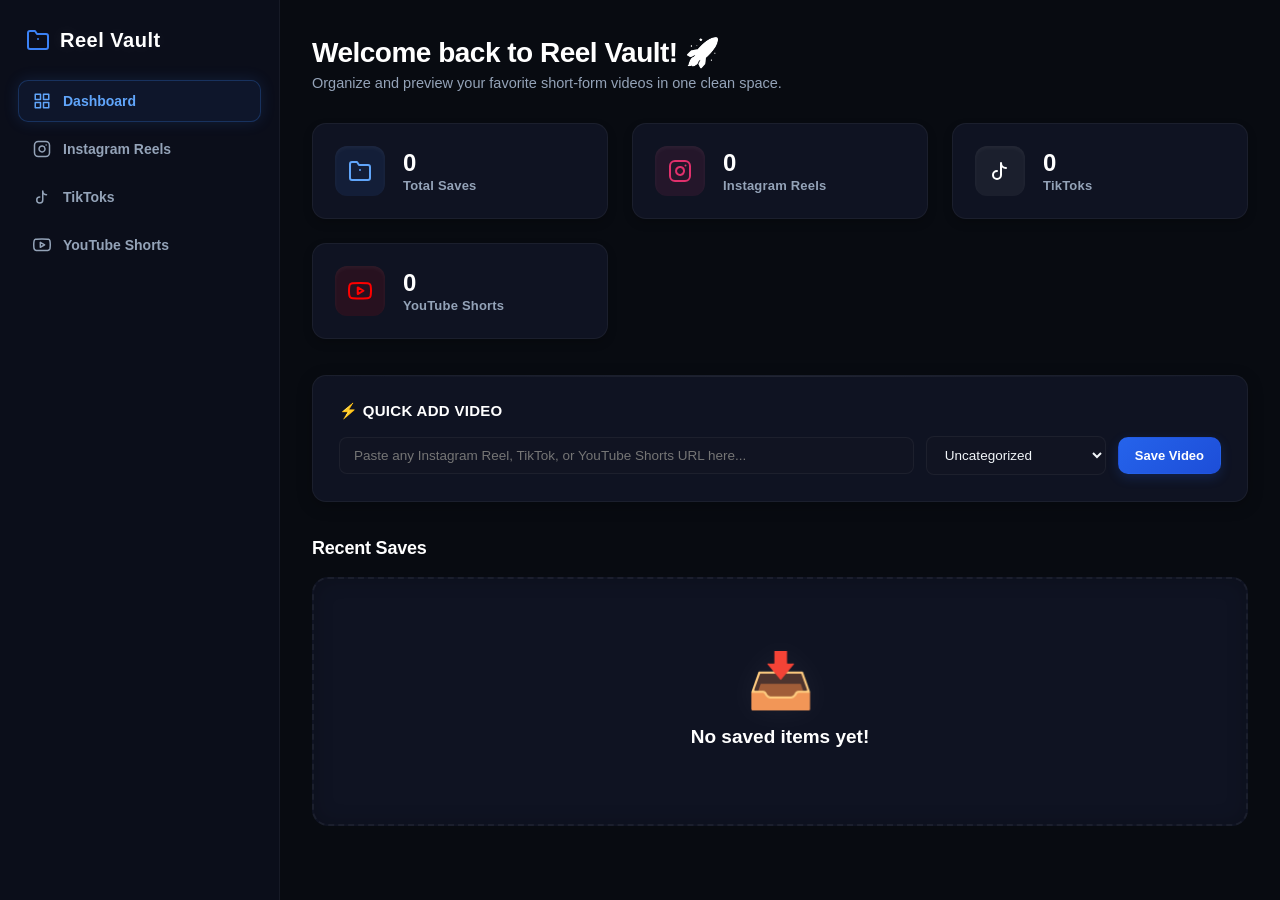
<file: index.html>
<!DOCTYPE html>
<html lang="en">
<head>
    <meta charset="UTF-8">
    <meta name="viewport" content="width=device-width, initial-scale=1.0">
    <title>Reel Vault - Dashboard</title>
    <!-- Link to our external CSS file -->
    <link rel="stylesheet" href="style.css">
</head>
<body data-page="dashboard">

    <!-- LEFT SIDEBAR -->
    <aside id="sidebar-navigation">
        <h1>
            <span class="icon" style="color: var(--accent-blue);">
                <svg viewBox="0 0 24 24" width="24" height="24" stroke="currentColor" stroke-width="2" fill="none" stroke-linecap="round" stroke-linejoin="round"><path d="M22 19a2 2 0 0 1-2 2H4a2 2 0 0 1-2-2V5a2 2 0 0 1 2-2h5l2 3h9a2 2 0 0 1 2 2z"></path><path d="M12 11h.01"></path></svg>
            </span>
            Reel Vault
        </h1>
        
        <!-- Navigation Tabs -->
        <nav class="nav-tabs">
            <a href="index.html" class="nav-item active" id="tab-dashboard">
                <span class="icon"><svg viewBox="0 0 24 24" width="18" height="18" stroke="currentColor" stroke-width="2" fill="none" stroke-linecap="round" stroke-linejoin="round"><rect x="3" y="3" width="7" height="7"></rect><rect x="14" y="3" width="7" height="7"></rect><rect x="14" y="14" width="7" height="7"></rect><rect x="3" y="14" width="7" height="7"></rect></svg></span>
                Dashboard
            </a>
            <a href="instagram.html" class="nav-item" id="tab-instagram">
                <span class="icon"><svg viewBox="0 0 24 24" width="18" height="18" stroke="currentColor" stroke-width="2" fill="none" stroke-linecap="round" stroke-linejoin="round"><rect x="2" y="2" width="20" height="20" rx="5" ry="5"></rect><path d="M16 11.37A4 4 0 1 1 12.63 8 4 4 0 0 1 16 11.37z"></path><line x1="17.5" y1="6.5" x2="17.51" y2="6.5"></line></svg></span>
                Instagram Reels
            </a>
            <a href="tiktok.html" class="nav-item" id="tab-tiktok">
                <span class="icon"><svg viewBox="0 0 24 24" width="18" height="18" stroke="currentColor" stroke-width="2" fill="none" stroke-linecap="round" stroke-linejoin="round"><path d="M9 12a4 4 0 1 0 4 4V4a5 5 0 0 0 5 5"></path></svg></span>
                TikToks
            </a>
            <a href="youtube.html" class="nav-item" id="tab-youtube">
                <span class="icon"><svg viewBox="0 0 24 24" width="18" height="18" stroke="currentColor" stroke-width="2" fill="none" stroke-linecap="round" stroke-linejoin="round"><path d="M22.54 6.42a2.78 2.78 0 0 0-1.94-2C18.88 4 12 4 12 4s-6.88 0-8.6.46a2.78 2.78 0 0 0-1.94 2A29 29 0 0 0 1 11.75a29 29 0 0 0 .46 5.33A2.78 2.78 0 0 0 3.4 19c1.72.46 8.6.46 8.6.46s6.88 0 8.6-.46a2.78 2.78 0 0 0 1.94-2 29 29 0 0 0 .46-5.33 29 29 0 0 0-.46-5.33z"></path><polygon points="9.75 15.02 15.5 11.75 9.75 8.48 9.75 15.02"></polygon></svg></span>
                YouTube Shorts
            </a>
        </nav>
    </aside>

    <!-- MAIN CONTENT -->
    <main id="main-content-area">
        
        <div class="dashboard-container">
            <!-- HEADER -->
            <header class="dashboard-header">
                <h1 class="dashboard-title">Welcome back to Reel Vault! 🚀</h1>
                <p class="dashboard-subtitle">Organize and preview your favorite short-form videos in one clean space.</p>
            </header>

            <!-- STATS GRID -->
            <section class="stats-grid">
                <div class="stat-card" onclick="window.location.href='index.html'">
                    <div class="stat-icon total"><span class="icon"><svg viewBox="0 0 24 24" width="24" height="24" stroke="currentColor" stroke-width="2" fill="none" stroke-linecap="round" stroke-linejoin="round"><path d="M22 19a2 2 0 0 1-2 2H4a2 2 0 0 1-2-2V5a2 2 0 0 1 2-2h5l2 3h9a2 2 0 0 1 2 2z"></path><path d="M12 11h.01"></path></svg></span></div>
                    <div class="stat-info">
                        <h3 id="stat-total-count">0</h3>
                        <p>Total Saves</p>
                    </div>
                </div>
                <div class="stat-card" style="cursor: pointer;" onclick="window.location.href='instagram.html'">
                    <div class="stat-icon instagram"><span class="icon"><svg viewBox="0 0 24 24" width="24" height="24" stroke="currentColor" stroke-width="2" fill="none" stroke-linecap="round" stroke-linejoin="round"><rect x="2" y="2" width="20" height="20" rx="5" ry="5"></rect><path d="M16 11.37A4 4 0 1 1 12.63 8 4 4 0 0 1 16 11.37z"></path><line x1="17.5" y1="6.5" x2="17.51" y2="6.5"></line></svg></span></div>
                    <div class="stat-info">
                        <h3 id="stat-instagram-count">0</h3>
                        <p>Instagram Reels</p>
                    </div>
                </div>
                <div class="stat-card" style="cursor: pointer;" onclick="window.location.href='tiktok.html'">
                    <div class="stat-icon tiktok"><span class="icon"><svg viewBox="0 0 24 24" width="24" height="24" stroke="currentColor" stroke-width="2" fill="none" stroke-linecap="round" stroke-linejoin="round"><path d="M9 12a4 4 0 1 0 4 4V4a5 5 0 0 0 5 5"></path></svg></span></div>
                    <div class="stat-info">
                        <h3 id="stat-tiktok-count">0</h3>
                        <p>TikToks</p>
                    </div>
                </div>
                <div class="stat-card" style="cursor: pointer;" onclick="window.location.href='youtube.html'">
                    <div class="stat-icon youtube"><span class="icon"><svg viewBox="0 0 24 24" width="24" height="24" stroke="currentColor" stroke-width="2" fill="none" stroke-linecap="round" stroke-linejoin="round"><path d="M22.54 6.42a2.78 2.78 0 0 0-1.94-2C18.88 4 12 4 12 4s-6.88 0-8.6.46a2.78 2.78 0 0 0-1.94 2A29 29 0 0 0 1 11.75a29 29 0 0 0 .46 5.33A2.78 2.78 0 0 0 3.4 19c1.72.46 8.6.46 8.6.46s6.88 0 8.6-.46a2.78 2.78 0 0 0 1.94-2 29 29 0 0 0 .46-5.33 29 29 0 0 0-.46-5.33z"></path><polygon points="9.75 15.02 15.5 11.75 9.75 8.48 9.75 15.02"></polygon></svg></span></div>
                    <div class="stat-info">
                        <h3 id="stat-youtube-count">0</h3>
                        <p>YouTube Shorts</p>
                    </div>
                </div>
            </section>

            <!-- QUICK SAVE CARD -->
            <section class="quick-save-card">
                <h3>⚡ Quick Add Video</h3>
                <div class="quick-save-form">
                    <input type="text" id="input-video-url" placeholder="Paste any Instagram Reel, TikTok, or YouTube Shorts URL here...">
                    <select id="select-target-folder">
                        <option value="">Uncategorized</option>
                        <!-- JS will inject folder options here -->
                    </select>
                    <button id="action-save-video" class="btn btn-primary">Save Video</button>
                </div>
            </section>

            <!-- RECENT SAVES SECTION -->
            <section>
                <div class="section-header">
                    <h2 id="recent-saves-title">Recent Saves</h2>
                </div>
                
                <div id="video-grid-container" style="padding: 0;">
                    <div id="video-grid">
                        <!-- JS will inject recent cards here -->
                    </div>
                </div>
            </section>
        </div>

    </main>

    <!-- Selection Bar -->
    <div id="selection-bar" style="display:none; align-items: center; gap: 10px; color: var(--text-secondary);">
        <label style="display:flex; align-items:center; gap:8px; cursor:pointer;"><input type="checkbox" id="select-all-checkbox"> Select All</label>
        <span id="selection-count" style="font-size: 13px; margin-left: 10px;">0 selected</span>
        <div style="margin-left: auto; display: flex; gap: 8px; align-items: center;">
            <select id="move-selected-folder" style="padding: 6px; border-radius: 6px; background: var(--bg-color); color: var(--text-primary); border: 1px solid var(--border-color);">
                <option value="">Move to...</option>
                <!-- Options injected by JS -->
            </select>
            <button id="delete-selected-btn" class="btn" style="background:var(--danger-red); color:white; padding: 6px 12px; font-size: 12px; height: 30px;">Delete</button>
            <button id="cancel-selection-btn" class="btn" style="background:rgba(255,255,255,0.1); color:white; padding: 6px 12px; font-size: 12px; height: 30px;">Cancel</button>
        </div>
    </div>

    <!-- Modal Overlay -->
    <div id="modal-overlay">
        <div class="modal-content">
            <h3 id="modal-title">Input</h3>
            <input type="text" id="modal-input" class="modal-input" placeholder="Enter value...">
            <div class="modal-actions">
                <button onclick="closeModal()" class="btn">Cancel</button>
                <button id="modal-confirm-btn" class="btn btn-primary">Confirm</button>
            </div>
        </div>
    </div>

    <!-- Link to our external Javascript file -->
    <script src="script.js"></script>
</body>
</html>
</file>
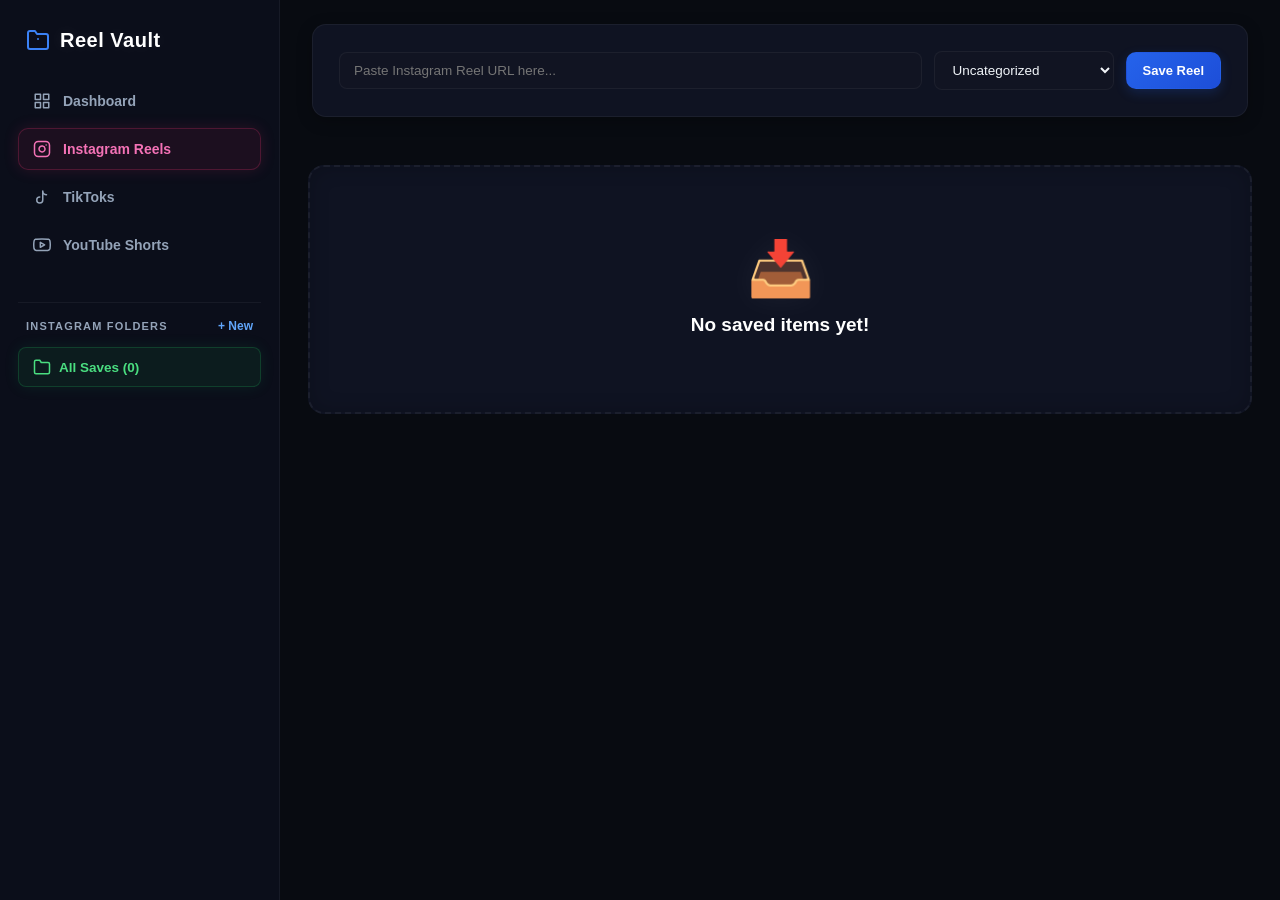
<file: instagram.html>
<!DOCTYPE html>
<html lang="en">
<head>
    <meta charset="UTF-8">
    <meta name="viewport" content="width=device-width, initial-scale=1.0">
    <title>Reel Vault - Instagram Reels</title>
    <!-- Link to our external CSS file -->
    <link rel="stylesheet" href="style.css">
</head>
<body data-page="instagram">

    <!-- LEFT SIDEBAR -->
    <aside id="sidebar-navigation">
        <h1>
            <span class="icon" style="color: var(--accent-blue);">
                <svg viewBox="0 0 24 24" width="24" height="24" stroke="currentColor" stroke-width="2" fill="none" stroke-linecap="round" stroke-linejoin="round"><path d="M22 19a2 2 0 0 1-2 2H4a2 2 0 0 1-2-2V5a2 2 0 0 1 2-2h5l2 3h9a2 2 0 0 1 2 2z"></path><path d="M12 11h.01"></path></svg>
            </span>
            Reel Vault
        </h1>
        
        <!-- Navigation Tabs -->
        <nav class="nav-tabs">
            <a href="index.html" class="nav-item" id="tab-dashboard">
                <span class="icon"><svg viewBox="0 0 24 24" width="18" height="18" stroke="currentColor" stroke-width="2" fill="none" stroke-linecap="round" stroke-linejoin="round"><rect x="3" y="3" width="7" height="7"></rect><rect x="14" y="3" width="7" height="7"></rect><rect x="14" y="14" width="7" height="7"></rect><rect x="3" y="14" width="7" height="7"></rect></svg></span>
                Dashboard
            </a>
            <a href="instagram.html" class="nav-item active" id="tab-instagram">
                <span class="icon"><svg viewBox="0 0 24 24" width="18" height="18" stroke="currentColor" stroke-width="2" fill="none" stroke-linecap="round" stroke-linejoin="round"><rect x="2" y="2" width="20" height="20" rx="5" ry="5"></rect><path d="M16 11.37A4 4 0 1 1 12.63 8 4 4 0 0 1 16 11.37z"></path><line x1="17.5" y1="6.5" x2="17.51" y2="6.5"></line></svg></span>
                Instagram Reels
            </a>
            <a href="tiktok.html" class="nav-item" id="tab-tiktok">
                <span class="icon"><svg viewBox="0 0 24 24" width="18" height="18" stroke="currentColor" stroke-width="2" fill="none" stroke-linecap="round" stroke-linejoin="round"><path d="M9 12a4 4 0 1 0 4 4V4a5 5 0 0 0 5 5"></path></svg></span>
                TikToks
            </a>
            <a href="youtube.html" class="nav-item" id="tab-youtube">
                <span class="icon"><svg viewBox="0 0 24 24" width="18" height="18" stroke="currentColor" stroke-width="2" fill="none" stroke-linecap="round" stroke-linejoin="round"><path d="M22.54 6.42a2.78 2.78 0 0 0-1.94-2C18.88 4 12 4 12 4s-6.88 0-8.6.46a2.78 2.78 0 0 0-1.94 2A29 29 0 0 0 1 11.75a29 29 0 0 0 .46 5.33A2.78 2.78 0 0 0 3.4 19c1.72.46 8.6.46 8.6.46s6.88 0 8.6-.46a2.78 2.78 0 0 0 1.94-2 29 29 0 0 0 .46-5.33 29 29 0 0 0-.46-5.33z"></path><polygon points="9.75 15.02 15.5 11.75 9.75 8.48 9.75 15.02"></polygon></svg></span>
                YouTube Shorts
            </a>
        </nav>
        
        <hr class="sidebar-divider">
        
        <div class="sidebar-folders-header">
            <h2>Instagram Folders</h2>
            <button id="action-create-folder" class="btn-new-folder-sm">+ New</button>
        </div>
        
        <div id="sidebar-folder-collection">
            <!-- JS will inject folders here -->
        </div>
    </aside>

    <!-- MAIN CONTENT -->
    <main id="main-content-area">
        
        <!-- TOP CONTROLS -->
        <header id="controls">
            <div class="quick-save-form">
                <input type="text" id="input-video-url" placeholder="Paste Instagram Reel URL here...">
                <select id="select-target-folder">
                    <option value="">Uncategorized</option>
                    <!-- JS will inject folder options here -->
                </select>
                <button id="action-save-video" class="btn btn-primary">Save Reel</button>
            </div>
        </header>

        <!-- REELS DISPLAY AREA -->
        <div id="video-grid-container">
            <div id="video-grid">
                <!-- JS will inject reel cards here -->
            </div>
        </div>

    </main>

    <!-- Selection Bar -->
    <div id="selection-bar" style="display:none; align-items: center; gap: 10px; color: var(--text-secondary);">
        <label style="display:flex; align-items:center; gap:8px; cursor:pointer;"><input type="checkbox" id="select-all-checkbox"> Select All</label>
        <span id="selection-count" style="font-size: 13px; margin-left: 10px;">0 selected</span>
        <div style="margin-left: auto; display: flex; gap: 8px; align-items: center;">
            <select id="move-selected-folder" style="padding: 6px; border-radius: 6px; background: var(--bg-color); color: var(--text-primary); border: 1px solid var(--border-color);">
                <option value="">Move to...</option>
                <!-- Options injected by JS -->
            </select>
            <button id="delete-selected-btn" class="btn" style="background:var(--danger-red); color:white; padding: 6px 12px; font-size: 12px; height: 30px;">Delete</button>
            <button id="cancel-selection-btn" class="btn" style="background:rgba(255,255,255,0.1); color:white; padding: 6px 12px; font-size: 12px; height: 30px;">Cancel</button>
        </div>
    </div>

    </main>

    <!-- Modal Overlay -->
    <div id="modal-overlay">
        <div class="modal-content">
            <h3 id="modal-title">Input</h3>
            <input type="text" id="modal-input" class="modal-input" placeholder="Enter value...">
            <div class="modal-actions">
                <button onclick="closeModal()" class="btn">Cancel</button>
                <button id="modal-confirm-btn" class="btn btn-primary">Confirm</button>
            </div>
        </div>
    </div>

    <!-- Link to our external Javascript file -->
    <script src="script.js"></script>
</body>
</html>
</file>
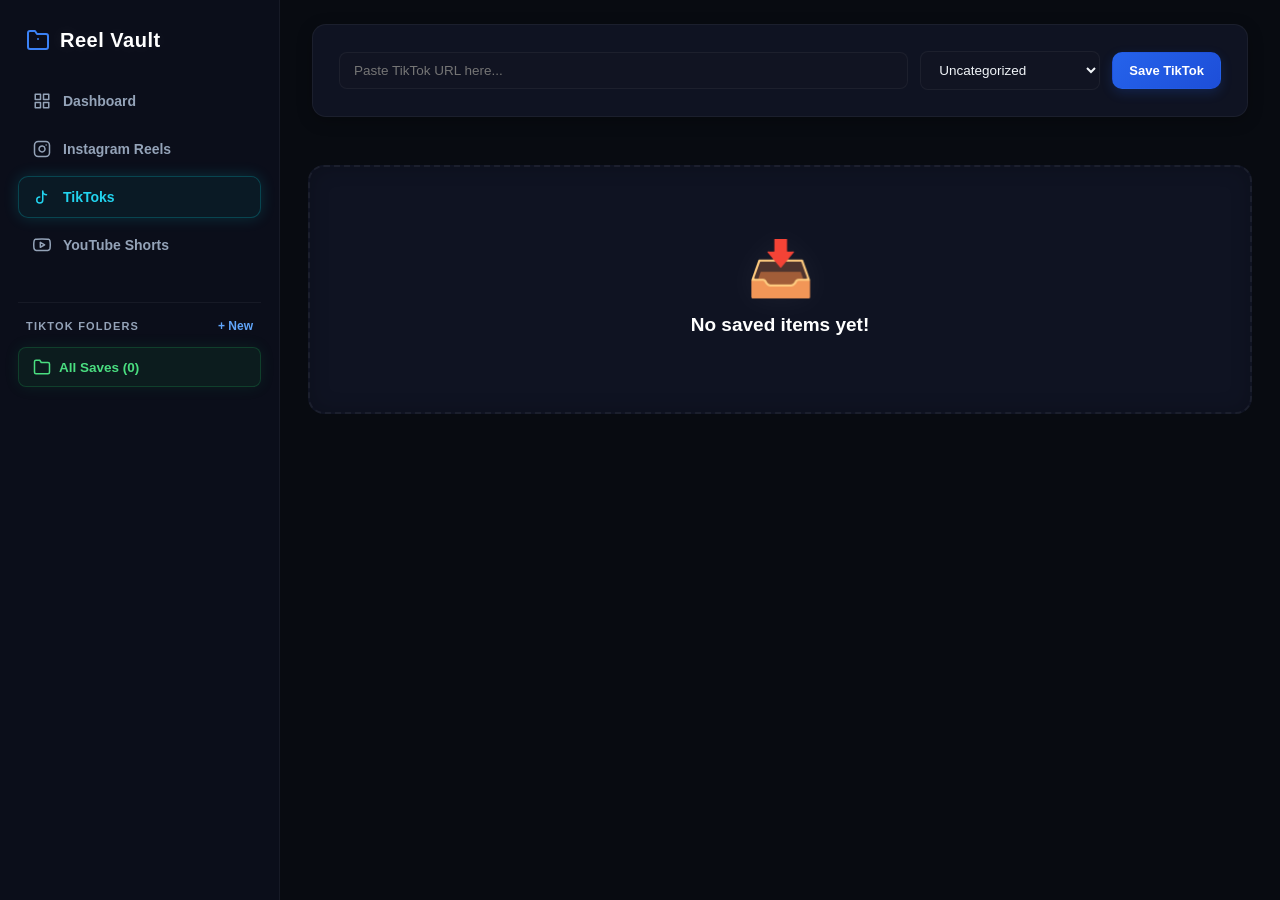
<file: tiktok.html>
<!DOCTYPE html>
<html lang="en">
<head>
    <meta charset="UTF-8">
    <meta name="viewport" content="width=device-width, initial-scale=1.0">
    <title>Reel Vault - TikToks</title>
    <!-- Link to our external CSS file -->
    <link rel="stylesheet" href="style.css">
</head>
<body data-page="tiktok">

    <!-- LEFT SIDEBAR -->
    <aside id="sidebar-navigation">
        <h1>
            <span class="icon" style="color: var(--accent-blue);">
                <svg viewBox="0 0 24 24" width="24" height="24" stroke="currentColor" stroke-width="2" fill="none" stroke-linecap="round" stroke-linejoin="round"><path d="M22 19a2 2 0 0 1-2 2H4a2 2 0 0 1-2-2V5a2 2 0 0 1 2-2h5l2 3h9a2 2 0 0 1 2 2z"></path><path d="M12 11h.01"></path></svg>
            </span>
            Reel Vault
        </h1>
        
        <!-- Navigation Tabs -->
        <nav class="nav-tabs">
            <a href="index.html" class="nav-item" id="tab-dashboard">
                <span class="icon"><svg viewBox="0 0 24 24" width="18" height="18" stroke="currentColor" stroke-width="2" fill="none" stroke-linecap="round" stroke-linejoin="round"><rect x="3" y="3" width="7" height="7"></rect><rect x="14" y="3" width="7" height="7"></rect><rect x="14" y="14" width="7" height="7"></rect><rect x="3" y="14" width="7" height="7"></rect></svg></span>
                Dashboard
            </a>
            <a href="instagram.html" class="nav-item" id="tab-instagram">
                <span class="icon"><svg viewBox="0 0 24 24" width="18" height="18" stroke="currentColor" stroke-width="2" fill="none" stroke-linecap="round" stroke-linejoin="round"><rect x="2" y="2" width="20" height="20" rx="5" ry="5"></rect><path d="M16 11.37A4 4 0 1 1 12.63 8 4 4 0 0 1 16 11.37z"></path><line x1="17.5" y1="6.5" x2="17.51" y2="6.5"></line></svg></span>
                Instagram Reels
            </a>
            <a href="tiktok.html" class="nav-item active" id="tab-tiktok">
                <span class="icon"><svg viewBox="0 0 24 24" width="18" height="18" stroke="currentColor" stroke-width="2" fill="none" stroke-linecap="round" stroke-linejoin="round"><path d="M9 12a4 4 0 1 0 4 4V4a5 5 0 0 0 5 5"></path></svg></span>
                TikToks
            </a>
            <a href="youtube.html" class="nav-item" id="tab-youtube">
                <span class="icon"><svg viewBox="0 0 24 24" width="18" height="18" stroke="currentColor" stroke-width="2" fill="none" stroke-linecap="round" stroke-linejoin="round"><path d="M22.54 6.42a2.78 2.78 0 0 0-1.94-2C18.88 4 12 4 12 4s-6.88 0-8.6.46a2.78 2.78 0 0 0-1.94 2A29 29 0 0 0 1 11.75a29 29 0 0 0 .46 5.33A2.78 2.78 0 0 0 3.4 19c1.72.46 8.6.46 8.6.46s6.88 0 8.6-.46a2.78 2.78 0 0 0 1.94-2 29 29 0 0 0 .46-5.33 29 29 0 0 0-.46-5.33z"></path><polygon points="9.75 15.02 15.5 11.75 9.75 8.48 9.75 15.02"></polygon></svg></span>
                YouTube Shorts
            </a>
        </nav>
        
        <hr class="sidebar-divider">
        
        <div class="sidebar-folders-header">
            <h2>TikTok Folders</h2>
            <button id="action-create-folder" class="btn-new-folder-sm">+ New</button>
        </div>
        
        <div id="sidebar-folder-collection">
            <!-- JS will inject folders here -->
        </div>
    </aside>

    <!-- MAIN CONTENT -->
    <main id="main-content-area">
        
        <!-- TOP CONTROLS -->
        <header id="controls">
            <div class="quick-save-form">
                <input type="text" id="input-video-url" placeholder="Paste TikTok URL here...">
                <select id="select-target-folder">
                    <option value="">Uncategorized</option>
                    <!-- JS will inject folder options here -->
                </select>
                <button id="action-save-video" class="btn btn-primary">Save TikTok</button>
            </div>
        </header>

        <!-- REELS DISPLAY AREA -->
        <div id="video-grid-container">
            <div id="video-grid">
                <!-- JS will inject reel cards here -->
            </div>
        </div>

    </main>

    <!-- Selection Bar -->
    <div id="selection-bar" style="display:none; align-items: center; gap: 10px; color: var(--text-secondary);">
        <label style="display:flex; align-items:center; gap:8px; cursor:pointer;"><input type="checkbox" id="select-all-checkbox"> Select All</label>
        <span id="selection-count" style="font-size: 13px; margin-left: 10px;">0 selected</span>
        <div style="margin-left: auto; display: flex; gap: 8px; align-items: center;">
            <select id="move-selected-folder" style="padding: 6px; border-radius: 6px; background: var(--bg-color); color: var(--text-primary); border: 1px solid var(--border-color);">
                <option value="">Move to...</option>
                <!-- Options injected by JS -->
            </select>
            <button id="delete-selected-btn" class="btn" style="background:var(--danger-red); color:white; padding: 6px 12px; font-size: 12px; height: 30px;">Delete</button>
            <button id="cancel-selection-btn" class="btn" style="background:rgba(255,255,255,0.1); color:white; padding: 6px 12px; font-size: 12px; height: 30px;">Cancel</button>
        </div>
    </div>

    </main>

    <!-- Modal Overlay -->
    <div id="modal-overlay">
        <div class="modal-content">
            <h3 id="modal-title">Input</h3>
            <input type="text" id="modal-input" class="modal-input" placeholder="Enter value...">
            <div class="modal-actions">
                <button onclick="closeModal()" class="btn">Cancel</button>
                <button id="modal-confirm-btn" class="btn btn-primary">Confirm</button>
            </div>
        </div>
    </div>

    <!-- Link to our external Javascript file -->
    <script src="script.js"></script>
</body>
</html>
</file>
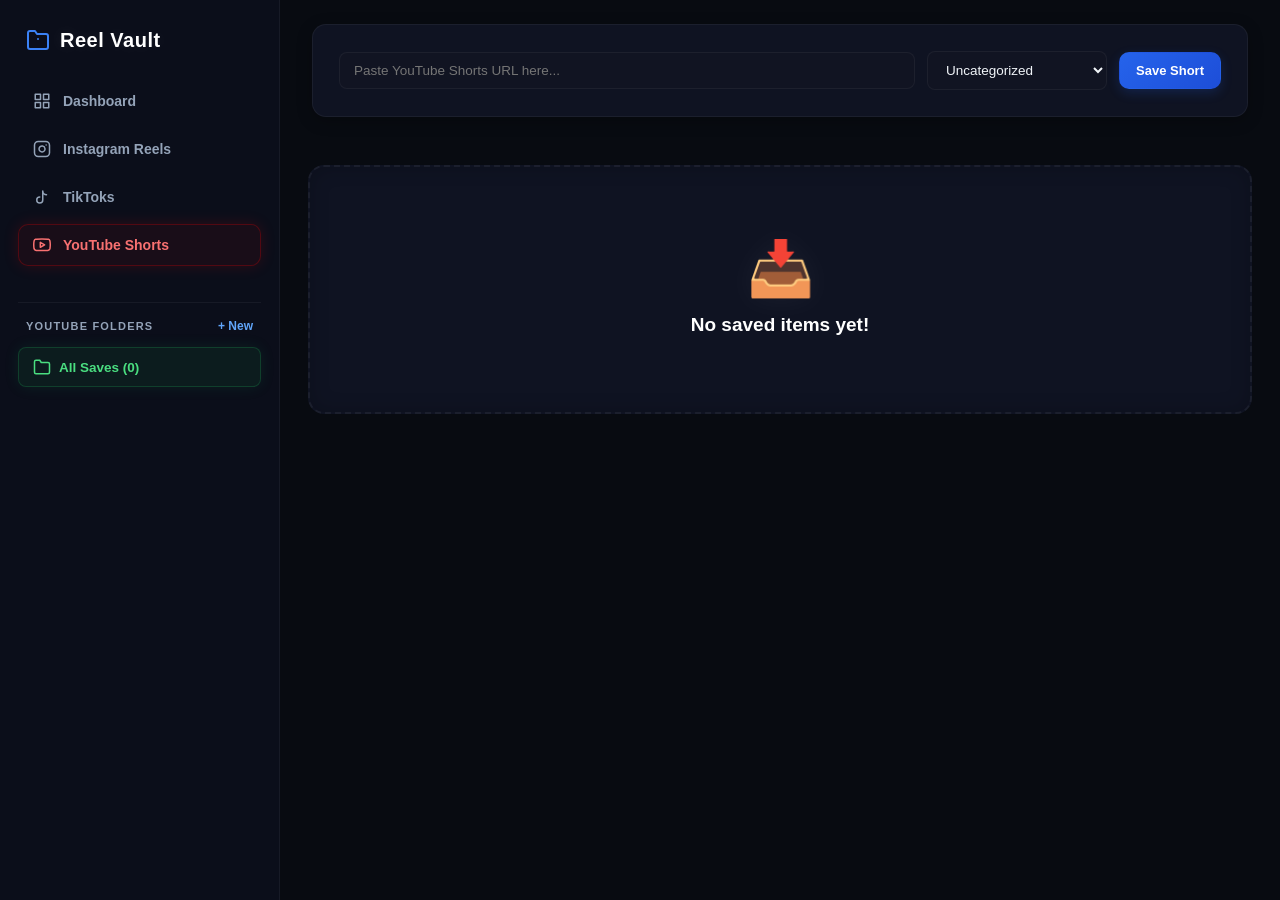
<file: youtube.html>
<!DOCTYPE html>
<html lang="en">
<head>
    <meta charset="UTF-8">
    <meta name="viewport" content="width=device-width, initial-scale=1.0">
    <title>Reel Vault - YouTube Shorts</title>
    <!-- Link to our external CSS file -->
    <link rel="stylesheet" href="style.css">
</head>
<body data-page="youtube">

    <!-- LEFT SIDEBAR -->
    <aside id="sidebar-navigation">
        <h1>
            <span class="icon" style="color: var(--accent-blue);">
                <svg viewBox="0 0 24 24" width="24" height="24" stroke="currentColor" stroke-width="2" fill="none" stroke-linecap="round" stroke-linejoin="round"><path d="M22 19a2 2 0 0 1-2 2H4a2 2 0 0 1-2-2V5a2 2 0 0 1 2-2h5l2 3h9a2 2 0 0 1 2 2z"></path><path d="M12 11h.01"></path></svg>
            </span>
            Reel Vault
        </h1>
        
        <!-- Navigation Tabs -->
        <nav class="nav-tabs">
            <a href="index.html" class="nav-item" id="tab-dashboard">
                <span class="icon"><svg viewBox="0 0 24 24" width="18" height="18" stroke="currentColor" stroke-width="2" fill="none" stroke-linecap="round" stroke-linejoin="round"><rect x="3" y="3" width="7" height="7"></rect><rect x="14" y="3" width="7" height="7"></rect><rect x="14" y="14" width="7" height="7"></rect><rect x="3" y="14" width="7" height="7"></rect></svg></span>
                Dashboard
            </a>
            <a href="instagram.html" class="nav-item" id="tab-instagram">
                <span class="icon"><svg viewBox="0 0 24 24" width="18" height="18" stroke="currentColor" stroke-width="2" fill="none" stroke-linecap="round" stroke-linejoin="round"><rect x="2" y="2" width="20" height="20" rx="5" ry="5"></rect><path d="M16 11.37A4 4 0 1 1 12.63 8 4 4 0 0 1 16 11.37z"></path><line x1="17.5" y1="6.5" x2="17.51" y2="6.5"></line></svg></span>
                Instagram Reels
            </a>
            <a href="tiktok.html" class="nav-item" id="tab-tiktok">
                <span class="icon"><svg viewBox="0 0 24 24" width="18" height="18" stroke="currentColor" stroke-width="2" fill="none" stroke-linecap="round" stroke-linejoin="round"><path d="M9 12a4 4 0 1 0 4 4V4a5 5 0 0 0 5 5"></path></svg></span>
                TikToks
            </a>
            <a href="youtube.html" class="nav-item active" id="tab-youtube">
                <span class="icon"><svg viewBox="0 0 24 24" width="18" height="18" stroke="currentColor" stroke-width="2" fill="none" stroke-linecap="round" stroke-linejoin="round"><path d="M22.54 6.42a2.78 2.78 0 0 0-1.94-2C18.88 4 12 4 12 4s-6.88 0-8.6.46a2.78 2.78 0 0 0-1.94 2A29 29 0 0 0 1 11.75a29 29 0 0 0 .46 5.33A2.78 2.78 0 0 0 3.4 19c1.72.46 8.6.46 8.6.46s6.88 0 8.6-.46a2.78 2.78 0 0 0 1.94-2 29 29 0 0 0 .46-5.33 29 29 0 0 0-.46-5.33z"></path><polygon points="9.75 15.02 15.5 11.75 9.75 8.48 9.75 15.02"></polygon></svg></span>
                YouTube Shorts
            </a>
        </nav>
        
        <hr class="sidebar-divider">
        
        <div class="sidebar-folders-header">
            <h2>YouTube Folders</h2>
            <button id="action-create-folder" class="btn-new-folder-sm">+ New</button>
        </div>
        
        <div id="sidebar-folder-collection">
            <!-- JS will inject folders here -->
        </div>
    </aside>

    <!-- MAIN CONTENT -->
    <main id="main-content-area">
        
        <!-- TOP CONTROLS -->
        <header id="controls">
            <div class="quick-save-form">
                <input type="text" id="input-video-url" placeholder="Paste YouTube Shorts URL here...">
                <select id="select-target-folder">
                    <option value="">Uncategorized</option>
                    <!-- JS will inject folder options here -->
                </select>
                <button id="action-save-video" class="btn btn-primary">Save Short</button>
            </div>
        </header>

        <!-- REELS DISPLAY AREA -->
        <div id="video-grid-container">
            <div id="video-grid">
                <!-- JS will inject reel cards here -->
            </div>
        </div>

    </main>

    <!-- Selection Bar -->
    <div id="selection-bar" style="display:none; align-items: center; gap: 10px; color: var(--text-secondary);">
        <label style="display:flex; align-items:center; gap:8px; cursor:pointer;"><input type="checkbox" id="select-all-checkbox"> Select All</label>
        <span id="selection-count" style="font-size: 13px; margin-left: 10px;">0 selected</span>
        <div style="margin-left: auto; display: flex; gap: 8px; align-items: center;">
            <select id="move-selected-folder" style="padding: 6px; border-radius: 6px; background: var(--bg-color); color: var(--text-primary); border: 1px solid var(--border-color);">
                <option value="">Move to...</option>
                <!-- Options injected by JS -->
            </select>
            <button id="delete-selected-btn" class="btn" style="background:var(--danger-red); color:white; padding: 6px 12px; font-size: 12px; height: 30px;">Delete</button>
            <button id="cancel-selection-btn" class="btn" style="background:rgba(255,255,255,0.1); color:white; padding: 6px 12px; font-size: 12px; height: 30px;">Cancel</button>
        </div>
    </div>

    </main>

    <!-- Modal Overlay -->
    <div id="modal-overlay">
        <div class="modal-content">
            <h3 id="modal-title">Input</h3>
            <input type="text" id="modal-input" class="modal-input" placeholder="Enter value...">
            <div class="modal-actions">
                <button onclick="closeModal()" class="btn">Cancel</button>
                <button id="modal-confirm-btn" class="btn btn-primary">Confirm</button>
            </div>
        </div>
    </div>

    <!-- Link to our external Javascript file -->
    <script src="script.js"></script>
</body>
</html>
</file>
<file: style.css>
/* --- MODERN DARK MODE GLOBAL VARIABLES & RESET --- */
:root {
    --bg-color: #080b11;
    --card-bg: #0f1322;
    --sidebar-bg: #0b0e1a;
    --border-color: rgba(255, 255, 255, 0.05);
    --text-primary: #f1f5f9;
    --text-secondary: #94a3b8;
    --accent-blue: #3b82f6;
    --accent-blue-hover: #60a5fa;
    --accent-blue-glow: rgba(59, 130, 246, 0.25);
    --danger-red: #f43f5e;
    --danger-red-glow: rgba(244, 63, 94, 0.25);
    
    --instagram-color: #e1306c;
    --instagram-glow: rgba(225, 48, 108, 0.3);
    --tiktok-color: #00f2fe;
    --tiktok-glow-magenta: rgba(254, 44, 85, 0.25);
    --tiktok-glow-cyan: rgba(0, 242, 254, 0.25);
    --youtube-color: #ff0000;
    --youtube-glow: rgba(255, 0, 0, 0.3);
}

* { box-sizing: border-box; margin: 0; padding: 0; }

body {
    font-family: -apple-system, BlinkMacSystemFont, "Segoe UI", Roboto, Helvetica, Arial, sans-serif;
    background-color: var(--bg-color);
    color: var(--text-primary);
    display: flex;
    height: 100vh;
    overflow: hidden;
}

/* Icon utility class */
.icon {
    display: inline-flex;
    align-items: center;
    justify-content: center;
    vertical-align: middle;
}
.icon svg {
    display: block;
}

/* Custom Scrollbar */
::-webkit-scrollbar {
    width: 6px;
    height: 6px;
}
::-webkit-scrollbar-track {
    background: transparent;
}
::-webkit-scrollbar-thumb {
    background: rgba(255, 255, 255, 0.1);
    border-radius: 10px;
}
::-webkit-scrollbar-thumb:hover {
    background: rgba(255, 255, 255, 0.2);
}

/* --- SIDEBAR --- */
#sidebar-navigation {
    width: 280px;
    background-color: var(--sidebar-bg);
    border-right: 1px solid var(--border-color);
    padding: 28px 18px;
    display: flex;
    flex-direction: column;
    overflow-y: auto;
}

#sidebar-navigation h1 {
    font-size: 20px;
    margin-bottom: 28px;
    font-weight: 800;
    padding-left: 8px;
    color: #ffffff;
    display: flex;
    align-items: center;
    gap: 10px;
    letter-spacing: 0.5px;
    text-shadow: 0 0 15px rgba(255, 255, 255, 0.1);
}

/* --- TABS NAVIGATION --- */
.nav-tabs {
    display: flex;
    flex-direction: column;
    gap: 6px;
    margin-bottom: 20px;
}

.nav-item {
    display: flex;
    align-items: center;
    gap: 12px;
    padding: 11px 14px;
    border-radius: 10px;
    color: var(--text-secondary);
    text-decoration: none;
    font-size: 14px;
    font-weight: 600;
    transition: all 0.25s cubic-bezier(0.4, 0, 0.2, 1);
    border: 1px solid transparent;
}

.nav-item:hover {
    background-color: rgba(255, 255, 255, 0.03);
    color: var(--text-primary);
}

/* Active Navigation Tabs */
.nav-item.active#tab-dashboard {
    background-color: rgba(59, 130, 246, 0.08);
    color: #60a5fa;
    border-color: rgba(59, 130, 246, 0.25);
    box-shadow: 0 0 15px rgba(59, 130, 246, 0.15);
}

.nav-item.active#tab-instagram {
    background-color: rgba(225, 48, 108, 0.08);
    color: #f472b6;
    border-color: rgba(225, 48, 108, 0.25);
    box-shadow: 0 0 15px rgba(225, 48, 108, 0.15);
}

.nav-item.active#tab-tiktok {
    background-color: rgba(0, 242, 254, 0.05);
    color: #22d3ee;
    border-color: rgba(0, 242, 254, 0.2);
    box-shadow: 0 0 15px rgba(0, 242, 254, 0.15);
}

.nav-item.active#tab-youtube {
    background-color: rgba(255, 0, 0, 0.06);
    color: #f87171;
    border-color: rgba(255, 0, 0, 0.25);
    box-shadow: 0 0 15px rgba(255, 0, 0, 0.15);
}

.sidebar-divider {
    border: none;
    border-top: 1px solid var(--border-color);
    margin: 16px 0;
}

/* --- FOLDER SECTION HEADER --- */
.sidebar-folders-header {
    display: flex;
    justify-content: space-between;
    align-items: center;
    margin-bottom: 14px;
    padding: 0 8px;
}

.sidebar-folders-header h2 {
    font-size: 11px;
    text-transform: uppercase;
    letter-spacing: 1.2px;
    color: var(--text-secondary);
    font-weight: 700;
}

.btn-new-folder-sm {
    background: none;
    border: none;
    color: var(--accent-blue-hover);
    cursor: pointer;
    font-size: 12px;
    font-weight: 700;
    transition: all 0.2s;
}

.btn-new-folder-sm:hover {
    color: #ffffff;
    text-shadow: 0 0 8px rgba(255, 255, 255, 0.4);
    text-decoration: none;
}

/* --- FOLDER LIST --- */
#sidebar-folder-collection {
    display: flex;
    flex-direction: column;
    gap: 4px;
}

.folder-item {
    padding: 10px 14px;
    border-radius: 8px;
    cursor: pointer;
    font-size: 13.5px;
    font-weight: 600;
    display: flex;
    justify-content: space-between;
    align-items: center;
    transition: all 0.2s ease;
    color: var(--text-secondary);
    border: 1px solid transparent;
}

.folder-item:hover { 
    background-color: rgba(255, 255, 255, 0.02); 
    color: var(--text-primary);
}

.folder-item.active { 
    background-color: rgba(34, 197, 94, 0.08); 
    color: #4ade80; 
    font-weight: 700;
    border-color: rgba(34, 197, 94, 0.2);
    box-shadow: 0 0 15px rgba(34, 197, 94, 0.1);
}

.folder-item .folder-name-container {
    display: flex;
    align-items: center;
    gap: 8px;
    overflow: hidden;
    text-overflow: ellipsis;
    white-space: nowrap;
}

.folder-item .delete-folder-btn {
    display: none;
    background: none;
    border: none;
    color: var(--danger-red);
    cursor: pointer;
    font-size: 16px;
    padding: 0 4px;
    transition: color 0.15s;
}
.folder-item:hover .delete-folder-btn { display: block; }
.folder-item .delete-folder-btn:hover { color: #ff6b8b; }

/* --- GLOBAL BUTTONS --- */
.btn {
    padding: 11px 18px;
    border-radius: 10px;
    border: 1px solid transparent;
    font-size: 13.5px;
    font-weight: 700;
    cursor: pointer;
    transition: all 0.25s cubic-bezier(0.4, 0, 0.2, 1);
    display: inline-flex;
    align-items: center;
    justify-content: center;
}

.btn-primary {
    background: linear-gradient(135deg, #2563eb 0%, #1d4ed8 100%);
    color: white;
    box-shadow: 0 4px 12px rgba(37, 99, 235, 0.2);
}

.btn-primary:hover { 
    background: linear-gradient(135deg, #3b82f6 0%, #2563eb 100%);
    transform: translateY(-1px);
    box-shadow: 0 4px 15px rgba(37, 99, 235, 0.45);
}

/* --- MAIN CONTENT --- */
#main-content-area {
    flex: 1;
    display: flex;
    flex-direction: column;
    overflow: hidden;
    background-color: var(--bg-color);
}

/* Improved Dropdown Styling */
select {
    padding: 10px 14px;
    background-color: #111422;
    border: 1px solid var(--border-color);
    border-radius: 8px;
    color: var(--text-primary);
    font-size: 13.5px;
    cursor: pointer;
    outline: none;
    transition: border-color 0.2s, box-shadow 0.2s;
    width: 100%;
}

select:hover {
    border-color: var(--accent-blue);
}

select:focus {
    border-color: var(--accent-blue);
    box-shadow: 0 0 0 2px var(--accent-blue-glow);
}

/* Card-level Folder Swap Dropdown */
.card-folder-swap {
    margin-top: 8px;
    font-size: 12px;
    padding: 6px 10px;
    width: calc(100% - 40px); /* Leave room for the menu button */
}

/* --- DASHBOARD VIEW STYLE --- */
.dashboard-container {
    padding: 36px 32px;
    overflow-y: auto;
    flex: 1;
}

.dashboard-header {
    margin-bottom: 32px;
}

.dashboard-title {
    font-size: 28px;
    font-weight: 850;
    color: #ffffff;
    margin-bottom: 6px;
    letter-spacing: -0.5px;
    background: linear-gradient(135deg, #ffffff 60%, #94a3b8 100%);
    -webkit-background-clip: text;
    -webkit-text-fill-color: transparent;
}

.dashboard-subtitle {
    font-size: 14.5px;
    color: var(--text-secondary);
}

/* STATS CARDS */
.stats-grid {
    display: grid;
    grid-template-columns: repeat(auto-fit, minmax(220px, 1fr));
    gap: 24px;
    margin-bottom: 36px;
}

.stat-card {
    background-color: var(--card-bg);
    border: 1px solid var(--border-color);
    border-radius: 14px;
    padding: 22px;
    display: flex;
    align-items: center;
    gap: 18px;
    box-shadow: 0 4px 10px rgba(0,0,0,0.2);
    transition: all 0.3s cubic-bezier(0.4, 0, 0.2, 1);
}

.stat-card:hover {
    transform: translateY(-3px);
}

.stat-icon {
    font-size: 24px;
    width: 50px;
    height: 50px;
    border-radius: 12px;
    display: flex;
    align-items: center;
    justify-content: center;
    box-shadow: inset 0 2px 4px rgba(255,255,255,0.05);
}

.stat-icon.total { background-color: rgba(59, 130, 246, 0.1); color: var(--accent-blue-hover); }
.stat-icon.instagram { background-color: rgba(225, 48, 108, 0.1); color: var(--instagram-color); }
.stat-icon.tiktok { background-color: rgba(255, 255, 255, 0.05); color: #ffffff; }
.stat-icon.youtube { background-color: rgba(255, 0, 0, 0.1); color: var(--youtube-color); }

.stat-info h3 {
    font-size: 24px;
    font-weight: 800;
    color: #ffffff;
    line-height: 1.2;
}

.stat-info p {
    font-size: 13px;
    color: var(--text-secondary);
    font-weight: 600;
    letter-spacing: 0.2px;
}

/* QUICK SAVE CARD */
.quick-save-card {
    background-color: var(--card-bg);
    border: 1px solid var(--border-color);
    border-radius: 14px;
    padding: 26px;
    margin-bottom: 36px;
    box-shadow: 0 4px 15px rgba(0,0,0,0.25);
    position: relative;
    overflow: hidden;
}

.quick-save-card::before {
    content: '';
    position: absolute;
    top: 0;
    left: 0;
    width: 100%;
    height: 1px;
    background: linear-gradient(90deg, transparent, rgba(255, 255, 255, 0.08), transparent);
}

.quick-save-card h3 {
    font-size: 15px;
    font-weight: 750;
    margin-bottom: 16px;
    display: flex;
    align-items: center;
    gap: 8px;
    color: #ffffff;
    letter-spacing: 0.3px;
    text-transform: uppercase;
}

/* --- QUICK SAVE / CONTROLS SECTION --- */
.quick-save-card, #controls {
    background-color: var(--card-bg);
    border: 1px solid var(--border-color);
    border-radius: 14px;
    padding: 26px;
    box-shadow: 0 4px 15px rgba(0,0,0,0.25);
    position: relative;
    overflow: hidden;
}

#controls {
    margin: 24px 32px;
}

.quick-save-card {
    margin-bottom: 36px;
}

.quick-save-form {
    display: flex;
    gap: 12px;
    align-items: center;
}

#input-video-url {
    flex: 1;
    padding: 10px 14px;
    background-color: #111422;
    border: 1px solid var(--border-color);
    border-radius: 8px;
    color: var(--text-primary);
    font-size: 13.5px;
    outline: none;
    transition: border-color 0.2s, box-shadow 0.2s;
}

#input-video-url:focus {
    border-color: var(--accent-blue);
    box-shadow: 0 0 0 2px var(--accent-blue-glow);
}

#select-target-folder {
    width: 180px; /* Medium length */
    flex-shrink: 0;
}

#action-save-video {
    padding: 10px 16px; /* Smaller button */
    font-size: 13px;
    flex-shrink: 0;
}

/* SECTION HEADER */
.section-header {
    display: flex;
    justify-content: space-between;
    align-items: center;
    margin-bottom: 18px;
}

.section-header h2 {
    font-size: 18px;
    font-weight: 800;
    color: #ffffff;
    letter-spacing: -0.2px;
}

/* --- VIDEO GRID --- */
#video-grid-container {
    flex: 1;
    overflow-y: auto;
    padding: 24px 28px;
}

#video-grid {
    display: grid;
    grid-template-columns: repeat(auto-fill, minmax(310px, 1fr));
    gap: 28px;
}

/* REEL MEDIA CARD */
.reel-card {
    background: var(--card-bg);
    border: 1px solid var(--border-color);
    border-radius: 16px;
    position: relative;
    box-shadow: 0 10px 20px rgba(0,0,0,0.3);
    display: flex;
    flex-direction: column;
    height: 490px;
    transition: all 0.35s cubic-bezier(0.25, 0.8, 0.25, 1);
    overflow: visible; /* Fix: Allow menu to render above card */
}

.reel-card:hover {
    transform: translateY(-5px);
}

.reel-media-container {
    flex: 1;
    background-color: #000000;
    position: relative;
    overflow: hidden;
    display: flex;
    align-items: center;
    justify-content: center;
}

.reel-fallback-card {
    display: flex;
    flex-direction: column;
    align-items: center;
    justify-content: center;
    text-align: center;
    padding: 28px;
    color: white;
    background: radial-gradient(circle at center, #1b2135 0%, #0d101a 100%);
    width: 100%;
    height: 100%;
}

.reel-fallback-icon {
    font-size: 44px;
    margin-bottom: 16px;
    filter: drop-shadow(0 0 10px rgba(255,255,255,0.15));
}

.reel-fallback-title {
    font-size: 15.5px;
    font-weight: 700;
    margin-bottom: 12px;
    max-width: 240px;
    overflow: hidden;
    text-overflow: ellipsis;
    display: -webkit-box;
    -webkit-line-clamp: 2;
    -webkit-box-orient: vertical;
}

.reel-fallback-button {
    background-color: rgba(255, 255, 255, 0.05);
    color: white;
    border: 1px solid rgba(255, 255, 255, 0.15);
    padding: 8px 18px;
    border-radius: 20px;
    font-size: 13px;
    font-weight: 600;
    text-decoration: none;
    transition: all 0.25s ease;
}
.reel-fallback-button:hover {
    background-color: #ffffff;
    color: #000000;
    box-shadow: 0 0 15px rgba(255, 255, 255, 0.4);
}

.reel-card iframe {
    width: 100%;
    height: 100%;
    border: none;
}

.card-select-checkbox {
    position: absolute;
    top: 12px;
    left: 12px;
    z-index: 10;
    width: 20px;
    height: 20px;
    cursor: pointer;
    accent-color: var(--accent-blue);
}

.delete-reel-btn {
    position: absolute;
    top: 12px;
    right: 12px;
    z-index: 10;
    background: rgba(0, 0, 0, 0.7);
    color: rgba(255,255,255,0.8);
    border: 1px solid rgba(255, 255, 255, 0.1);
    border-radius: 50%;
    width: 32px;
    height: 32px;
    cursor: pointer;
    font-weight: bold;
    font-size: 16px;
    display: flex;
    align-items: center;
    justify-content: center;
    opacity: 0;
    transition: all 0.2s;
}
.reel-card:hover .delete-reel-btn { opacity: 1; }
.delete-reel-btn:hover { 
    background-color: var(--danger-red); 
    border-color: var(--danger-red);
    color: white;
    box-shadow: 0 0 15px var(--danger-red-glow);
}

.badge {
    position: absolute;
    top: 12px;
    left: 12px;
    z-index: 10;
    padding: 5px 12px;
    border-radius: 20px;
    font-size: 10px;
    font-weight: 800;
    color: white;
    text-transform: uppercase;
    box-shadow: 0 4px 10px rgba(0,0,0,0.3);
    letter-spacing: 0.8px;
}

.badge-instagram {
    background: linear-gradient(45deg, #f09433 0%, #e6683c 25%, #dc2743 50%, #cc2366 75%, #bc1888 100%);
    box-shadow: 0 4px 10px rgba(225, 48, 108, 0.3);
}

.badge-tiktok {
    background-color: #000000;
    border: 1px solid #00f2fe;
    box-shadow: 0 4px 10px rgba(0, 242, 254, 0.3);
}

.badge-youtube {
    background: linear-gradient(135deg, #ff0000 0%, #cc0000 100%);
    box-shadow: 0 4px 10px rgba(255, 0, 0, 0.3);
}

.reel-details {
    padding: 14px 18px;
    background-color: #111526;
    border-top: 1px solid var(--border-color);
    font-size: 13px;
}

.reel-details-title {
    font-weight: 700;
    color: #ffffff;
    margin-bottom: 4px;
    overflow: hidden;
    text-overflow: ellipsis;
    white-space: nowrap;
}

.reel-details-folder {
    color: var(--text-secondary);
    font-size: 12px;
    display: flex;
    align-items: center;
    gap: 5px;
    font-weight: 500;
}

.empty-state {
    grid-column: 1 / -1;
    text-align: center;
    padding: 70px 24px;
    background-color: var(--card-bg);
    border: 2px dashed rgba(255, 255, 255, 0.05);
    border-radius: 16px;
    color: var(--text-secondary);
    box-shadow: inset 0 0 20px rgba(0,0,0,0.2);
}

.empty-state-icon {
    font-size: 54px;
    margin-bottom: 14px;
    filter: drop-shadow(0 0 15px rgba(255,255,255,0.05));
}

.empty-state h3 {
    font-size: 19px;
    font-weight: 800;
    color: #ffffff;
    margin-bottom: 6px;
}

.empty-state p {
    font-size: 14px;
    max-width: 320px;
    margin: 0 auto;
    opacity: 0.8;
}

/* Modal Overlay */
#modal-overlay {
    position: fixed;
    top: 0;
    left: 0;
    width: 100%;
    height: 100%;
    background: rgba(0, 0, 0, 0.7);
    display: none;
    align-items: center;
    justify-content: center;
    z-index: 1000;
    backdrop-filter: blur(4px);
}

.modal-content {
    background: var(--card-bg);
    border: 1px solid var(--border-color);
    padding: 24px;
    border-radius: 16px;
    width: 400px;
    box-shadow: 0 10px 25px rgba(0,0,0,0.5);
}

.modal-content h3 {
    margin-bottom: 16px;
    color: #ffffff;
}

.modal-input {
    width: 100%;
    padding: 12px;
    background: rgba(0, 0, 0, 0.2);
    border: 1px solid var(--border-color);
    border-radius: 8px;
    color: #ffffff;
    margin-bottom: 16px;
    outline: none;
}

.modal-actions {
    display: flex;
    justify-content: flex-end;
    gap: 10px;
}

/* --- CARD ACTION MENU (3 DOTS) --- */
.card-menu-container {
    position: absolute;
    bottom: 14px;
    right: 14px;
    z-index: 20;
}

.card-menu-btn {
    background: rgba(0, 0, 0, 0.7);
    color: rgba(255, 255, 255, 0.8);
    border: 1px solid rgba(255, 255, 255, 0.1);
    border-radius: 50%;
    width: 32px;
    height: 32px;
    cursor: pointer;
    font-weight: bold;
    font-size: 18px;
    display: flex;
    align-items: center;
    justify-content: center;
    transition: all 0.2s;
    outline: none;
}

.card-menu-btn:hover {
    background-color: rgba(0, 0, 0, 0.9);
    border-color: rgba(255, 255, 255, 0.3);
    color: #ffffff;
}

.card-menu-dropdown {
    position: absolute;
    bottom: 38px;
    right: 0;
    background-color: #0f1322;
    border: 1px solid rgba(255, 255, 255, 0.08);
    border-radius: 10px;
    width: 140px;
    box-shadow: 0 10px 25px rgba(0, 0, 0, 0.5);
    display: none;
    flex-direction: column;
    overflow: hidden;
    z-index: 100; /* Ensure it is on top */
    animation: fadeInMenu 0.15s ease-out;
}

@keyframes fadeInMenu {
    from { opacity: 0; transform: translateY(-5px); }
    to { opacity: 1; transform: translateY(0); }
}

.card-menu-dropdown.show {
    display: flex;
}

.card-menu-dropdown .menu-item {
    background: none;
    border: none;
    padding: 11px 14px;
    color: var(--text-secondary);
    font-size: 13px;
    font-weight: 600;
    text-align: left;
    cursor: pointer;
    display: flex;
    align-items: center;
    gap: 8px;
    transition: all 0.15s;
    width: 100%;
}

.card-menu-dropdown .menu-item:hover {
    background-color: rgba(255, 255, 255, 0.04);
    color: #ffffff;
}

.card-menu-dropdown .menu-item.delete-card-btn {
    color: var(--danger-red);
}

/* --- SELECTION TOOLBAR --- */
#selection-bar {
    position: fixed;
    bottom: 20px;
    left: 300px;
    right: 20px;
    background: var(--card-bg);
    border: 1px solid var(--border-color);
    border-radius: 12px;
    padding: 10px 14px;
    display: none;
    align-items: center;
    gap: 10px;
    color: var(--text-secondary);
    box-shadow: 0 4px 15px rgba(0,0,0,0.3);
    z-index: 999;
}

/* Responsive adjustments */
@media (max-width: 768px) {
    body { flex-direction: column; }
    #sidebar-navigation { width: 100%; height: auto; border-right: none; border-bottom: 1px solid var(--border-color); }
    #controls { flex-direction: column; align-items: stretch; }
    .quick-save-form { flex-direction: column; }
    #selection-bar { left: 20px; }
}
</file>
